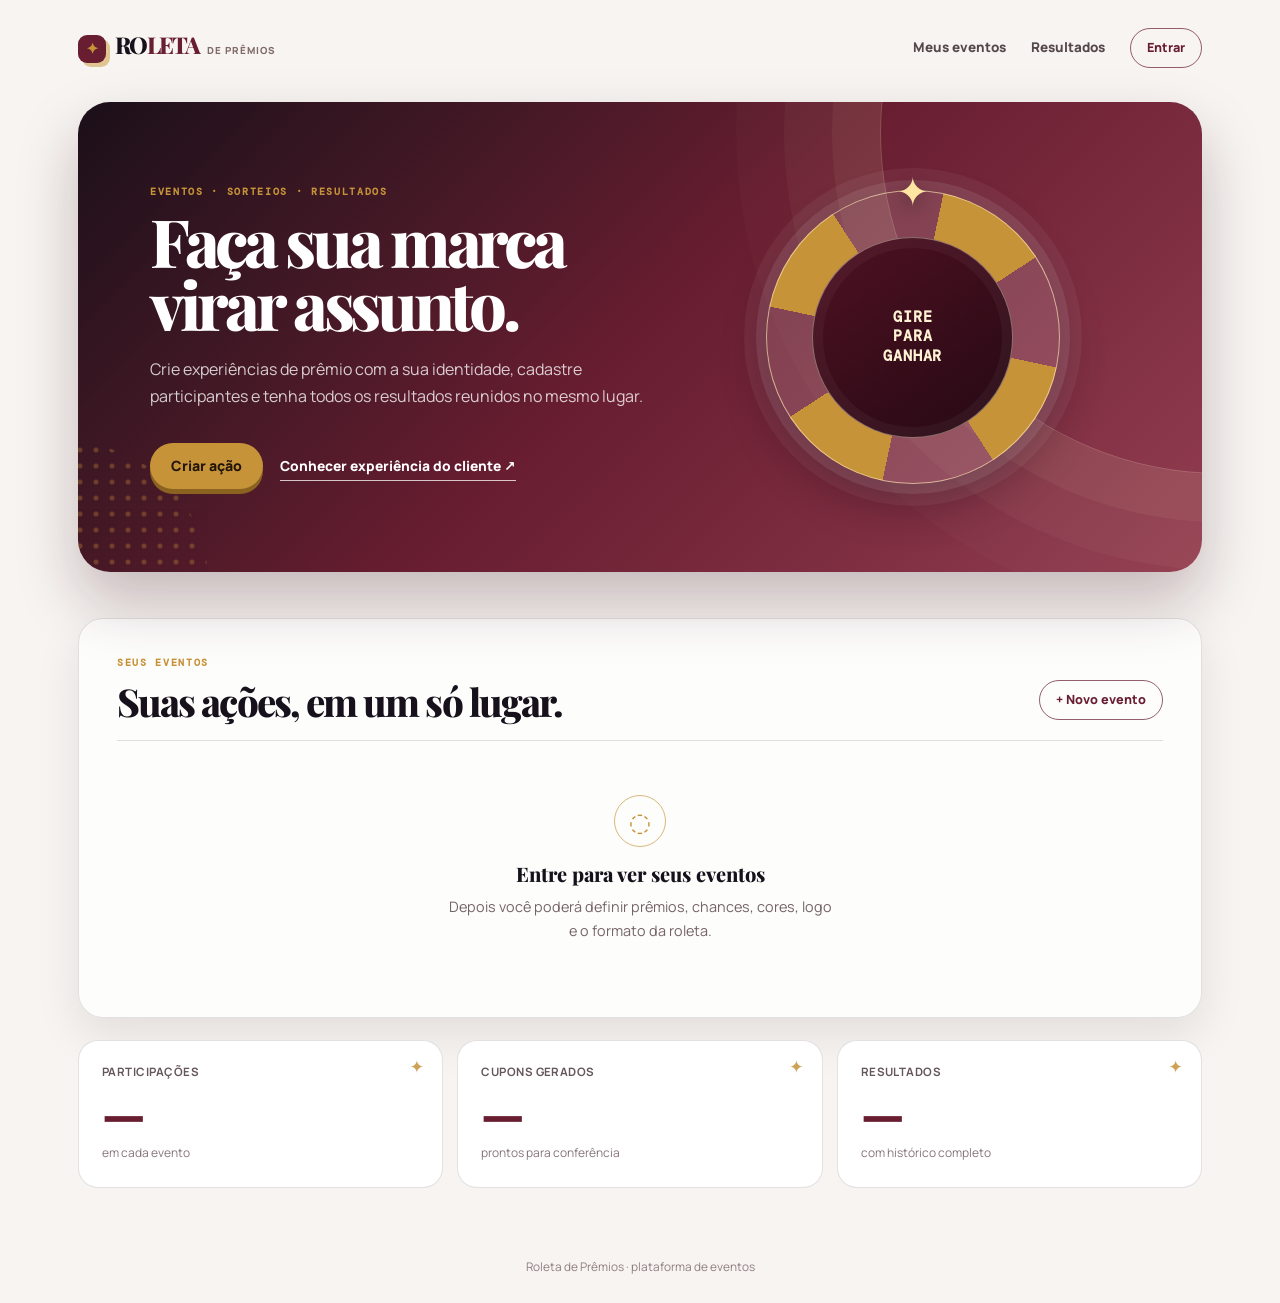
<file: index.html>
<!doctype html>
<html lang="pt-BR">
<head>
  <meta charset="utf-8"><meta name="viewport" content="width=device-width,initial-scale=1">
  <meta name="theme-color" content="#681d30"><link rel="manifest" href="manifest.webmanifest">
  <link rel="preconnect" href="https://fonts.googleapis.com"><link rel="preconnect" href="https://fonts.gstatic.com" crossorigin>
  <link href="https://fonts.googleapis.com/css2?family=DM+Mono:wght@500;700&family=DM+Sans:wght@400;500;700&family=Playfair+Display:wght@600;700&display=swap" rel="stylesheet">
  <link rel="stylesheet" href="css/app.css"><title>Roleta de Prêmios</title>
</head>
<body>
  <main class="shell">
    <header><a class="brand" href="./">RO<span>LETA</span><small>de prêmios</small></a><nav><a href="#eventos">Meus eventos</a><a href="#relatorios">Resultados</a><button class="account">Entrar</button></nav></header>
    <section class="hero"><div><p class="eyebrow">EVENTOS · SORTEIOS · RESULTADOS</p><h1>Faça sua marca virar assunto.</h1><p class="lede">Crie experiências de prêmio com a sua identidade, cadastre participantes e tenha todos os resultados reunidos no mesmo lugar.</p><div class="actions"><button class="primary">Criar ação</button><a href="participar.html?evento=demo" class="secondary">Conhecer experiência do cliente ↗</a></div></div><div class="wheel-art"><i>✦</i><b>GIRE<br>PARA<br>GANHAR</b></div></section>
    <section id="eventos" class="panel"><div class="section-head"><div><p class="eyebrow">SEUS EVENTOS</p><h2>Suas ações, em um só lugar.</h2></div><button class="outline" id="newEvent">+ Novo evento</button></div><div class="empty" id="eventList"><span>◌</span><h3>Entre para ver seus eventos</h3><p>Depois você poderá definir prêmios, chances, cores, logo e o formato da roleta.</p></div></section>
    <section id="relatorios" class="three"><article><b>Participações</b><strong>—</strong><small>em cada evento</small></article><article><b>Cupons gerados</b><strong>—</strong><small>prontos para conferência</small></article><article><b>Resultados</b><strong>—</strong><small>com histórico completo</small></article></section>
  </main><footer>Roleta de Prêmios · plataforma de eventos</footer><script type="module" src="js/app.js"></script>
</body></html>
</file>
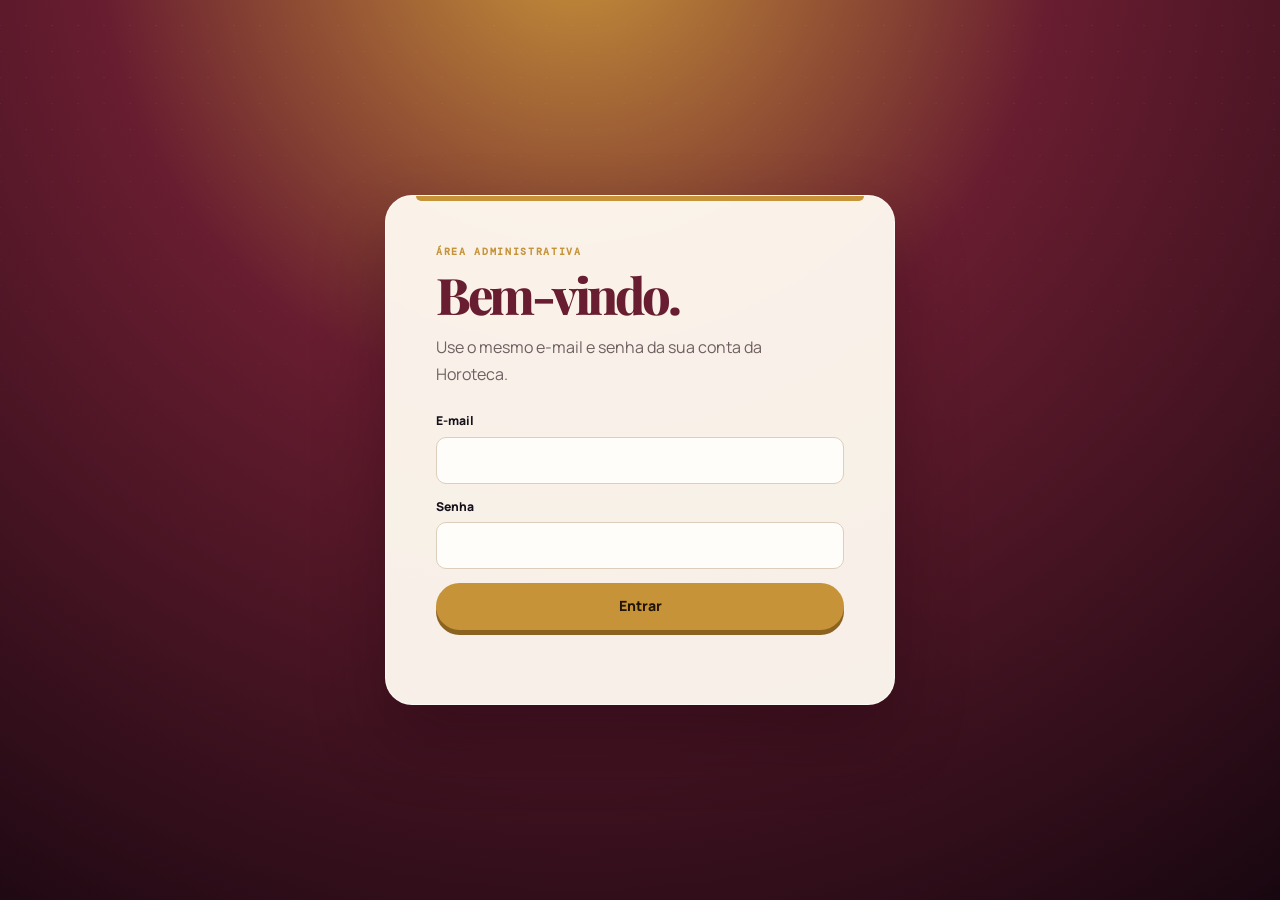
<file: login.html>
<!doctype html><html lang="pt-BR"><head><meta charset="utf-8"><meta name="viewport" content="width=device-width,initial-scale=1"><link rel="stylesheet" href="css/app.css"><title>Entrar · Roleta de Prêmios</title></head><body class="public"><main class="public-card"><p class="eyebrow">ÁREA ADMINISTRATIVA</p><h1>Bem-vindo.</h1><p>Use o mesmo e-mail e senha da sua conta da Horoteca.</p><form id="loginForm"><label>E-mail<input type="email" name="email" required autocomplete="email"></label><label>Senha<input type="password" name="password" required autocomplete="current-password"></label><button class="primary">Entrar</button></form><p class="message" id="loginMessage"></p></main><script type="module" src="js/login.js"></script></body></html>
</file>
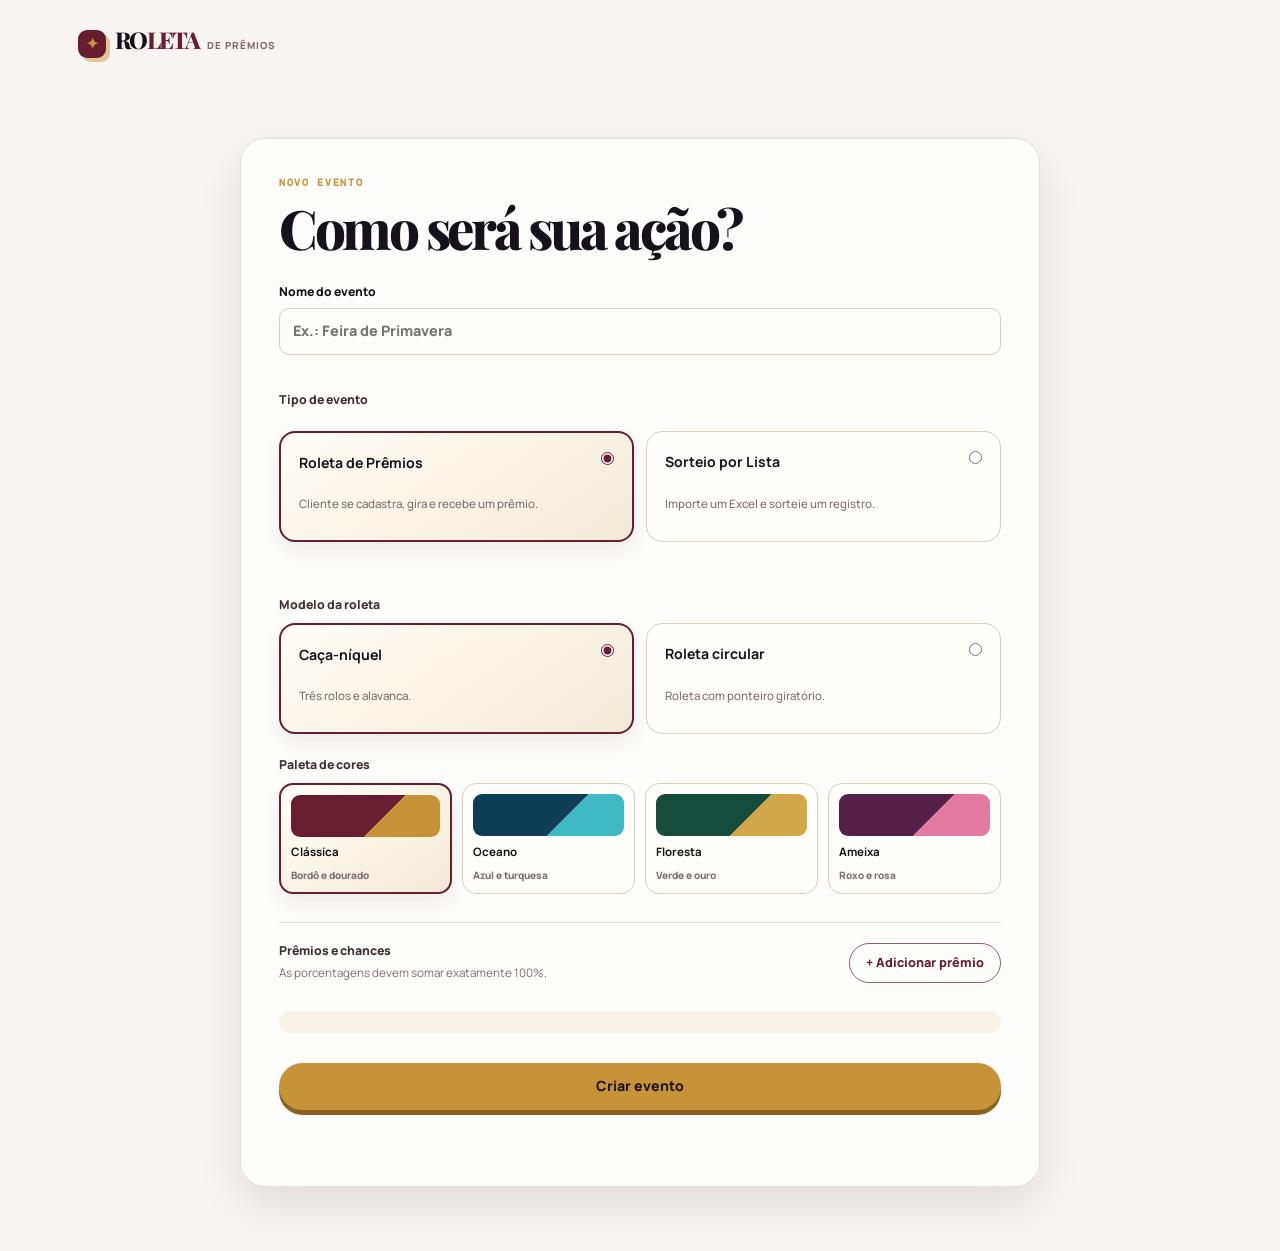
<file: novo-evento.html>
<!doctype html>
<html lang="pt-BR">
<head>
  <meta charset="utf-8"><meta name="viewport" content="width=device-width,initial-scale=1">
  <link rel="stylesheet" href="css/app.css"><title>Novo evento · Roleta de Prêmios</title>
</head>
<body><main class="shell"><header><a class="brand" href="./">RO<span>LETA</span><small>de prêmios</small></a></header>
  <section class="panel create-panel"><p class="eyebrow">NOVO EVENTO</p><h1>Como será sua ação?</h1>
    <form id="eventForm">
      <label>Nome do evento<input name="title" required placeholder="Ex.: Feira de Primavera"></label>
      <p class="field-label">Tipo de evento</p>
      <div class="choices">
        <label class="choice"><input type="radio" name="eventType" value="roulette" checked><b>Roleta de Prêmios</b><small>Cliente se cadastra, gira e recebe um prêmio.</small></label>
        <label class="choice"><input type="radio" name="eventType" value="list_draw"><b>Sorteio por Lista</b><small>Importe um Excel e sorteie um registro.</small></label>
      </div>
      <div id="rouletteOptions"><p class="field-label">Modelo da roleta</p>
        <div class="choices">
          <label class="choice"><input type="radio" name="layout" value="slots" checked><b>Caça-níquel</b><small>Três rolos e alavanca.</small></label>
          <label class="choice"><input type="radio" name="layout" value="wheel"><b>Roleta circular</b><small>Roleta com ponteiro giratório.</small></label>
        </div>
        <p class="field-label">Paleta de cores</p>
        <div class="palettes">
          <label class="palette-card"><input type="radio" name="palette" data-primary="#681D30" data-secondary="#C79339" checked><span class="palette-swatch tomasetto"></span><b>Clássica</b><small>Bordô e dourado</small></label>
          <label class="palette-card"><input type="radio" name="palette" data-primary="#0F3D56" data-secondary="#41B9C5"><span class="palette-swatch oceano"></span><b>Oceano</b><small>Azul e turquesa</small></label>
          <label class="palette-card"><input type="radio" name="palette" data-primary="#174C3C" data-secondary="#D2A74B"><span class="palette-swatch floresta"></span><b>Floresta</b><small>Verde e ouro</small></label>
          <label class="palette-card"><input type="radio" name="palette" data-primary="#552047" data-secondary="#E37AA2"><span class="palette-swatch ameixa"></span><b>Ameixa</b><small>Roxo e rosa</small></label>
        </div>
        <div class="prize-head"><div><p class="field-label">Prêmios e chances</p><small>As porcentagens devem somar exatamente 100%.</small></div><button type="button" class="outline" id="addPrize">+ Adicionar prêmio</button></div>
        <div id="prizeRows"></div><p id="chanceTotal" class="chance-total"></p>
      </div>
      <button class="primary">Criar evento</button><p class="message" id="eventMessage"></p>
    </form>
  </section>
</main><script type="module" src="js/novo-evento.js"></script></body></html>
</file>
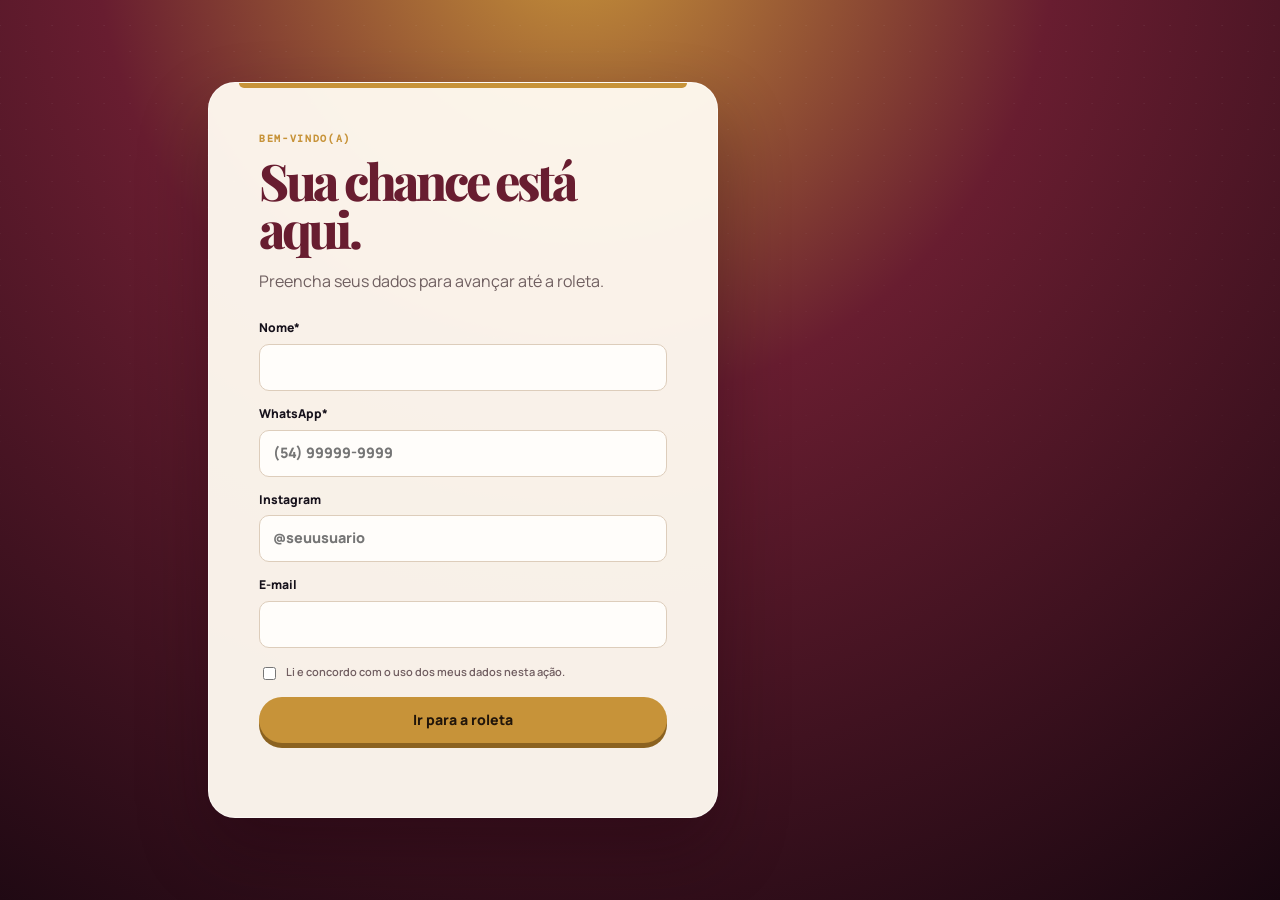
<file: participar.html>
<!doctype html><html lang="pt-BR"><head><meta charset="utf-8"><meta name="viewport" content="width=device-width,initial-scale=1"><meta name="theme-color" content="#681d30"><link rel="stylesheet" href="css/app.css"><title>Roleta de Prêmios</title></head><body class="public"><main class="public-flow">
<section id="formScreen" class="public-card screen"><p class="eyebrow">BEM-VINDO(A)</p><h1>Sua chance está aqui.</h1><p>Preencha seus dados para avançar até a roleta.</p><form id="participantForm"><label>Nome*<input name="name" required autocomplete="name"></label><label>WhatsApp*<input name="whatsapp" required inputmode="tel" placeholder="(54) 99999-9999" autocomplete="tel"></label><label>Instagram <input name="instagram" placeholder="@seuusuario"></label><label>E-mail <input name="email" type="email" autocomplete="email"></label><label class="check"><input name="privacy" type="checkbox" required> Li e concordo com o uso dos meus dados nesta ação.</label><button class="primary" type="submit">Ir para a roleta</button></form><p id="formMessage" class="message"></p></section>
<section id="gameScreen" class="game-screen screen" hidden><header class="game-brand"><b id="gameTitle">ROULETA</b><small>DA SORTE</small></header><div id="slotGame" class="slot-game"><div class="machine"><div class="slot-window"><div class="slot-strip"><span>🍫</span><span>🎟️</span><span>🏷️</span><span>✦</span><span>🍫</span><span>🎟️</span></div><div class="slot-strip delay"><span>🎟️</span><span>🏷️</span><span>✦</span><span>🍫</span><span>🎟️</span><span>🏷️</span></div><div class="slot-strip delay2"><span>🏷️</span><span>✦</span><span>🍫</span><span>🎟️</span><span>🏷️</span><span>✦</span></div></div><p id="gameHint">Toque no botão para girar.</p><button id="spinButton" class="spin-button">GIRAR ✦</button></div></div><div id="wheelGame" class="wheel-game" hidden><i class="pointer">▼</i><div id="wheel" class="wheel"><span>🍫</span><span>🎟️</span><span>🏷️</span><span>✦</span><b>GIRAR</b></div><button id="wheelButton" class="spin-button">GIRAR A ROLETA</button></div></section>
<section id="resultScreen" class="public-card result-screen screen" hidden><p class="eyebrow">SEU PRÊMIO</p><div id="resultSymbol" class="big-symbol">✦</div><h1 id="resultTitle">Parabéns!</h1><code id="resultCoupon" hidden></code><p id="resultText">Seu prêmio foi registrado.</p><button id="newClient" class="primary">Novo cliente</button></section>
</main><script type="module" src="js/participar.js"></script></body></html>
</file>
<file: css/app.css>
@import url('https://fonts.googleapis.com/css2?family=DM+Mono:wght@500;700&family=Manrope:wght@400;500;600;700;800&family=Playfair+Display:wght@600;700;800&display=swap');

:root{--wine:#681d30;--ink:#16111b;--gold:#c79339;--cream:#fffaf1;--soft:#f5ead7;--line:rgba(44,30,34,.13);--shadow:0 18px 46px rgba(28,14,20,.09)}
*{box-sizing:border-box}html{min-width:320px;background:#f7f4f1}body{margin:0;background:#f7f4f1;color:var(--ink);font-family:Manrope,system-ui,sans-serif;font-size:16px;line-height:1.45}[hidden]{display:none!important}button,input,select{font:inherit}button{transition:transform .2s ease,box-shadow .2s ease,background .2s ease}button:focus-visible,a:focus-visible,input:focus-visible,select:focus-visible{outline:3px solid color-mix(in srgb,var(--gold),white 30%);outline-offset:3px}a{color:inherit}
.shell{width:min(1180px,100%);margin:auto;padding:22px 28px 42px}header{display:flex;align-items:center;justify-content:space-between;gap:22px;padding:6px 0 34px}.brand{display:inline-flex;align-items:baseline;color:var(--ink);font:800 1.45rem/1 'Playfair Display',serif;letter-spacing:-.075em;text-decoration:none}.brand:before{content:'✦';display:grid;place-items:center;width:28px;height:28px;margin-right:9px;border-radius:9px;background:var(--wine);color:var(--gold);font:700 15px 'DM Mono',monospace;letter-spacing:0;box-shadow:4px 4px 0 color-mix(in srgb,var(--gold),white 45%)}.brand span{color:var(--wine)}.brand small{margin-left:7px;color:#806b68;font:800 .61rem/1 Manrope,sans-serif;letter-spacing:.11em;text-transform:uppercase}nav{display:flex;align-items:center;gap:25px}nav a{position:relative;color:#55474a;font-size:.84rem;font-weight:800;text-decoration:none}nav a:not(.brand):after{content:'';position:absolute;right:0;bottom:-5px;left:0;height:2px;background:var(--gold);transform:scaleX(0);transform-origin:left;transition:transform .2s ease}nav a:not(.brand):hover:after{transform:scaleX(1)}.account,.outline{border:1px solid color-mix(in srgb,var(--wine),transparent 30%);border-radius:999px;background:transparent;color:var(--wine);padding:10px 16px;font-size:.79rem;font-weight:800;cursor:pointer;text-decoration:none}.outline:hover,.account:hover{background:var(--wine);color:#fff;transform:translateY(-1px)}.primary{display:inline-flex;align-items:center;justify-content:center;gap:8px;border:0;border-radius:999px;background:var(--gold);box-shadow:0 5px 0 color-mix(in srgb,var(--gold),#3b2100 43%);color:#21150a;padding:13px 21px;font-size:.88rem;font-weight:800;cursor:pointer;text-decoration:none}.primary:hover{box-shadow:0 7px 0 color-mix(in srgb,var(--gold),#3b2100 43%);transform:translateY(-2px)}.primary:active{box-shadow:0 2px 0 color-mix(in srgb,var(--gold),#3b2100 43%);transform:translateY(3px)}.primary:disabled{cursor:not-allowed;opacity:.48;box-shadow:none;transform:none}

.hero{position:relative;isolation:isolate;min-height:470px;padding:clamp(34px,6vw,72px);display:grid;grid-template-columns:minmax(0,1.08fr) minmax(270px,.92fr);gap:35px;align-items:center;overflow:hidden;border-radius:32px;background:linear-gradient(135deg,#1e101a 2%,var(--wine) 50%,color-mix(in srgb,var(--wine),#d97189 38%) 100%);box-shadow:0 30px 60px rgba(54,13,26,.25);color:#fff}.hero:before,.hero:after{content:'';position:absolute;z-index:-1;border-radius:50%;pointer-events:none}.hero:before{width:680px;height:680px;right:-360px;top:-310px;border:1px solid rgba(255,238,201,.24);box-shadow:0 0 0 48px rgba(255,238,201,.05),0 0 0 96px rgba(255,238,201,.035),0 0 0 144px rgba(255,238,201,.02)}.hero:after{width:280px;height:280px;left:-150px;bottom:-150px;background:radial-gradient(circle,var(--gold) 0 2px,transparent 3px);background-size:16px 16px;opacity:.32}.eyebrow{margin:0 0 12px;color:var(--gold);font:700 .65rem/1.2 'DM Mono',monospace;letter-spacing:.16em}.hero h1,.public h1{margin:0;max-width:700px;font:800 clamp(2.55rem,5.2vw,4.65rem)/.94 'Playfair Display',serif;letter-spacing:-.065em}.lede{max-width:560px;margin:21px 0 0;color:rgba(255,255,255,.78);font-size:1rem;line-height:1.7}.actions{display:flex;flex-wrap:wrap;align-items:center;gap:17px;margin-top:32px}.secondary{position:relative;padding:11px 0;color:#fff;font-size:.86rem;font-weight:800;text-decoration:none}.secondary:after{content:'';position:absolute;right:0;bottom:6px;left:0;height:1px;background:rgba(255,255,255,.75);transition:transform .2s ease;transform-origin:left}.secondary:hover:after{transform:scaleX(.5)}.wheel-art{position:relative;display:grid;place-items:center;width:min(100%,294px);aspect-ratio:1;margin:auto;border:1px solid rgba(255,236,187,.65);border-radius:50%;background:conic-gradient(from 12deg,var(--gold) 0 12.5%,rgba(255,255,255,.14) 12.5% 25%,var(--gold) 25% 37.5%,rgba(255,255,255,.14) 37.5% 50%,var(--gold) 50% 62.5%,rgba(255,255,255,.14) 62.5% 75%,var(--gold) 75% 87.5%,rgba(255,255,255,.14) 87.5%);box-shadow:0 0 0 10px rgba(255,255,255,.09),0 0 0 22px rgba(255,255,255,.05),0 22px 45px rgba(19,4,11,.32)}.wheel-art:before{content:'';width:68%;height:68%;border-radius:50%;background:linear-gradient(145deg,#4f1122,#250914);border:1px solid rgba(255,245,217,.42);box-shadow:inset 0 0 0 10px rgba(255,255,255,.04)}.wheel-art i{position:absolute;top:-29px;color:#ffe6a1;font-size:2.5rem;font-style:normal;text-shadow:0 6px 18px rgba(0,0,0,.35)}.wheel-art b{position:absolute;width:46%;text-align:center;color:#fff3d4;font:700 .95rem/1.3 'DM Mono',monospace;letter-spacing:.06em}

.panel{margin:46px 0 22px;padding:clamp(24px,4vw,38px);border:1px solid var(--line);border-radius:25px;background:rgba(255,255,255,.78);box-shadow:var(--shadow)}.section-head{display:flex;align-items:flex-end;justify-content:space-between;gap:20px;padding-bottom:20px;border-bottom:1px solid var(--line)}.section-head h2{margin:0;font:800 clamp(1.75rem,3vw,2.45rem)/1 'Playfair Display',serif;letter-spacing:-.05em}.empty{text-align:center;padding:54px 10px 36px}.empty span{display:grid;place-items:center;width:52px;height:52px;margin:0 auto 13px;border:1px solid color-mix(in srgb,var(--gold),transparent 35%);border-radius:50%;color:var(--gold);font-size:1.6rem}.empty h3{margin:8px 0;font:800 1.25rem 'Playfair Display',serif}.empty p{max-width:390px;margin:auto;color:#756367;font-size:.9rem;line-height:1.65}.three{display:grid;grid-template-columns:repeat(3,1fr);gap:14px}.three article{position:relative;overflow:hidden;min-height:145px;padding:23px;border:1px solid var(--line);border-radius:20px;background:#fff;color:var(--ink)}.three article:after{content:'✦';position:absolute;right:18px;top:13px;color:var(--gold);font-size:1.1rem;opacity:.85}.three b{display:block;color:#65565b;font-size:.72rem;letter-spacing:.04em;text-transform:uppercase}.three strong{display:block;margin:8px 0 4px;color:var(--wine);font:800 clamp(2rem,4vw,3rem)/1 'Playfair Display',serif;letter-spacing:-.06em}.three small{color:#87757a;font-size:.75rem}footer{padding:28px;text-align:center;color:#8f7d80;font-size:.74rem}
.event-list{display:grid;gap:10px;padding-top:22px}.event{display:flex;align-items:center;gap:15px;padding:15px 17px;border:1px solid transparent;border-radius:16px;background:#fff;box-shadow:0 4px 12px rgba(41,26,30,.035);transition:border-color .2s ease,transform .2s ease}.event:hover{border-color:color-mix(in srgb,var(--gold),transparent 62%);transform:translateX(3px)}.event>i{width:5px;height:44px;border-radius:99px}.event div{display:grid;gap:3px;flex:1}.event b{font-size:.88rem}.event small{color:#8d7b7d;font-size:.73rem}.event-actions{display:flex;gap:15px;align-items:center}.event a{color:var(--wine);font-size:.75rem;font-weight:800;text-decoration:none}.event a:hover{text-decoration:underline}

/* Tela pública: cadastro, jogo e resultado */
.public{position:relative;isolation:isolate;min-height:100vh;display:grid;place-items:center;overflow-x:hidden;padding:28px;background:radial-gradient(circle at 45% -8%,var(--gold),var(--wine) 40%,#180710 100%);color:var(--ink)}.public:before{content:'';position:fixed;z-index:-1;inset:0;opacity:.24;background-image:linear-gradient(45deg,rgba(255,255,255,.26) 1px,transparent 1px),linear-gradient(-45deg,rgba(255,255,255,.19) 1px,transparent 1px);background-size:26px 26px;mask-image:linear-gradient(to bottom,black,transparent 72%);pointer-events:none}.public-card{position:relative;width:min(100%,510px);padding:clamp(28px,6vw,50px);border:1px solid rgba(255,255,255,.6);border-radius:27px;background:rgba(255,250,241,.96);box-shadow:0 32px 70px rgba(24,4,12,.32)}.public-card:before{content:'';position:absolute;top:0;right:30px;left:30px;height:5px;border-radius:0 0 8px 8px;background:var(--gold)}.public h1{margin-bottom:16px;color:var(--wine);font-size:clamp(2.35rem,8vw,3.15rem)}.public-card>p:not(.eyebrow):not(.message){max-width:390px;color:#6f5f60;line-height:1.65}form{display:grid;gap:14px;margin-top:25px}label{display:grid;gap:7px;font-size:.76rem;font-weight:800}input,select{width:100%;min-height:47px;border:1px solid #ddcdbb;border-radius:10px;background:#fffdfa;color:var(--ink);padding:11px 13px;font-size:.9rem;transition:border-color .2s ease,box-shadow .2s ease}input:hover,select:hover{border-color:color-mix(in srgb,var(--gold),#ddcdbb 45%)}input:focus,select:focus{border-color:var(--wine);box-shadow:0 0 0 4px color-mix(in srgb,var(--wine),transparent 88%);outline:none}.check{grid-template-columns:auto 1fr;align-items:start;margin-top:2px;color:#715e61;font-size:.69rem;font-weight:600;line-height:1.45}.check input{width:auto;min-height:auto;margin-top:3px;accent-color:var(--wine)}.message{min-height:22px;margin:2px 0 0;color:var(--wine);font-size:.76rem;font-weight:800}
.public-flow{width:min(100%,900px);padding:18px}.screen[hidden]{display:none}.game-screen{position:relative;overflow:hidden;min-height:660px;padding:44px 28px 34px;border:1px solid rgba(255,255,255,.7);border-radius:32px;background:linear-gradient(145deg,#fffdf7,#f7ead1);box-shadow:0 32px 70px rgba(24,4,12,.28);color:var(--wine);text-align:center}.game-screen:before{content:'';position:absolute;inset:15px;border:1px solid color-mix(in srgb,var(--gold),transparent 50%);border-radius:23px;pointer-events:none}.game-screen>*{position:relative}.game-brand{display:grid;gap:7px;justify-items:center;margin:6px 0 30px;padding-bottom:19px}.game-brand:after{content:'';width:58px;height:2px;background:var(--gold)}.game-brand b{max-width:90%;font:800 clamp(2rem,6vw,3.7rem)/1 'Playfair Display',serif;letter-spacing:.04em}.game-brand small{color:var(--gold);font-size:.68rem;font-weight:800;letter-spacing:.24em}.machine{position:relative;width:min(100%,540px);margin:auto;padding:18px 27px 34px;border:7px solid var(--wine);border-radius:29px;background:linear-gradient(145deg,color-mix(in srgb,var(--wine),white 7%),#210b12);box-shadow:inset 0 0 0 4px var(--gold),0 20px 0 color-mix(in srgb,var(--wine),#100209 25%),0 34px 38px rgba(62,18,28,.26)}.machine:before{content:'';display:block;height:7px;margin:0 3px 17px;background:repeating-linear-gradient(90deg,var(--gold) 0 14px,transparent 14px 25px);opacity:.84}.slot-window{display:flex;gap:10px;overflow:hidden;height:164px;padding:13px;border:4px solid #14080c;border-radius:17px;background:#10050a;box-shadow:inset 0 0 22px #000}.slot-strip{display:grid;flex:1;gap:10px;transform:translateY(0)}.slot-strip span{height:130px;display:grid;place-items:center;border:3px solid var(--gold);border-radius:11px;background:linear-gradient(150deg,#fffaf0,#f4e2bd);box-shadow:inset 0 0 0 3px rgba(255,255,255,.65);font-size:3.2rem}.slot-window.rolling .slot-strip{animation:slot-roll 2.2s cubic-bezier(.15,.85,.25,1) forwards}.slot-window.rolling .delay{animation-delay:.16s}.slot-window.rolling .delay2{animation-delay:.31s}@keyframes slot-roll{to{transform:translateY(-560px)}}#gameHint{margin:21px 0 18px;color:#f7d784;font-size:.84rem;font-weight:800}.spin-button{border:0;border-radius:999px;background:linear-gradient(180deg,#ffe699,var(--gold));box-shadow:0 6px 0 color-mix(in srgb,var(--gold),#3c2400 48%);color:#231505;padding:15px 29px;font-size:1rem;font-weight:900;letter-spacing:.02em;cursor:pointer}.spin-button:hover{transform:translateY(-2px)}.spin-button:active{transform:translateY(3px);box-shadow:0 2px 0 color-mix(in srgb,var(--gold),#3c2400 48%)}
.wheel-game{position:relative;display:grid;justify-items:center;padding-top:9px}.pointer{position:relative;z-index:3;margin-bottom:-14px;color:var(--wine);font-size:3rem;font-style:normal;filter:drop-shadow(0 3px 0 #fff3d3)}.wheel{position:relative;width:min(74vw,430px);aspect-ratio:1;border:12px solid var(--wine);border-radius:50%;background:conic-gradient(from -15deg,var(--gold) 0 90deg,#9f4051 90deg 180deg,#f6e5ba 180deg 270deg,color-mix(in srgb,var(--wine),white 12%) 270deg);box-shadow:0 0 0 7px #fff7e8,0 0 0 11px var(--gold),0 19px 38px rgba(62,18,28,.25);transition:transform 2.8s cubic-bezier(.14,.82,.17,1)}.wheel.rolling{transform:rotate(1800deg)}.wheel:after{content:'';position:absolute;inset:calc(50% - 2px);border-radius:50%;background:var(--gold);box-shadow:0 0 0 4px #fff8e9}.wheel span{position:absolute;z-index:1;font-size:2.55rem;filter:drop-shadow(0 2px 0 rgba(255,255,255,.44))}.wheel span:nth-of-type(1){top:16%;left:50%;transform:translateX(-50%)}.wheel span:nth-of-type(2){top:50%;right:14%;transform:translateY(-50%)}.wheel span:nth-of-type(3){bottom:14%;left:50%;transform:translateX(-50%)}.wheel span:nth-of-type(4){top:50%;left:14%;transform:translateY(-50%)}.wheel b{position:absolute;z-index:2;inset:50%;display:grid;width:102px;aspect-ratio:1;place-items:center;border:4px solid #f8e7bf;border-radius:50%;background:var(--wine);box-shadow:0 5px 0 #3b0e1c;color:#fff1c7;font:700 .88rem 'DM Mono',monospace;transform:translate(-50%,-50%)}.wheel-game .spin-button{margin-top:31px}.result-screen{text-align:center}.result-screen .big-symbol{display:grid;place-items:center;width:92px;height:92px;margin:6px auto 17px;border:1px solid color-mix(in srgb,var(--gold),transparent 30%);border-radius:50%;background:linear-gradient(145deg,#fff4d8,#f4d58a);box-shadow:0 8px 0 color-mix(in srgb,var(--gold),#5c3700 34%);font-size:3.15rem}.result-screen code{display:table;margin:18px auto;padding:12px 15px;border:2px dashed var(--wine);border-radius:9px;background:#fff;color:var(--wine);font:700 1rem 'DM Mono',monospace;letter-spacing:.06em}

/* Administração e criação de eventos */
.create-panel,.list-panel{max-width:800px;margin-right:auto;margin-left:auto}.create-panel h1,.list-panel h1{margin:0;color:var(--ink);font:800 clamp(2.3rem,5vw,3.4rem)/1 'Playfair Display',serif;letter-spacing:-.06em}.create-panel form{margin-top:27px}.field-label{margin:22px 0 9px;color:#3e3033;font-size:.77rem;font-weight:800}.choices{display:grid;grid-template-columns:1fr 1fr;gap:12px;margin-bottom:18px}.choice{position:relative;min-height:111px;padding:20px 18px;border:1px solid #ddcdbb;border-radius:16px;background:#fffefa;cursor:pointer;transition:transform .18s ease,border-color .18s ease,box-shadow .18s ease}.choice:hover{border-color:var(--gold);transform:translateY(-2px)}.choice input{position:absolute;top:16px;right:15px;width:auto;min-height:auto;accent-color:var(--wine)}.choice:has(input:checked),.palette-card:has(input:checked){border:2px solid var(--wine);background:linear-gradient(145deg,#fffdf7,var(--soft));box-shadow:0 8px 18px rgba(80,23,39,.08)}.choice b,.choice small{display:block}.choice b{padding-right:22px;font-size:.88rem}.choice small{margin-top:7px;color:#806e72;font-size:.72rem;font-weight:500;line-height:1.5}.palettes{display:grid;grid-template-columns:repeat(4,1fr);gap:10px;margin-bottom:22px}.palette-card{position:relative;display:grid;gap:7px;padding:10px;border:1px solid #ddcdbb;border-radius:14px;background:#fffefa;cursor:pointer}.palette-card input{position:absolute;opacity:0;pointer-events:none}.palette-card b{font-size:.72rem}.palette-card small{color:#806e72;font-size:.63rem}.palette-swatch{display:block;height:42px;border-radius:9px}.tomasetto{background:linear-gradient(135deg,#681D30 0 60%,#C79339 60%)}.oceano{background:linear-gradient(135deg,#0F3D56 0 60%,#41B9C5 60%)}.floresta{background:linear-gradient(135deg,#174C3C 0 60%,#D2A74B 60%)}.ameixa{background:linear-gradient(135deg,#552047 0 60%,#E37AA2 60%)}.prize-head{padding:19px 0 12px;border-top:1px solid var(--line)}.prize-head small{color:#806e72;font-size:.73rem}.prize-row{padding:13px 0!important;border-bottom:1px solid var(--line)!important}.prize-row label{color:#635155!important;font-size:.69rem!important}.prize-row input,.prize-row select{min-height:42px!important}.prize-row button{align-self:center!important;border-radius:9px!important;background:#fbefec!important;color:var(--wine)!important}.chance-total{padding:11px 13px;border-radius:10px;background:#f8f1e5}.chance-total.ok{color:#126348;background:#e5f4e9}.chance-total.error{color:#9a2636;background:#fbeaec}

/* Lista e relatórios */
.list-panel>.lede{margin:15px 0 0;color:#766568;font-size:.92rem}.upload{display:grid;place-items:center;min-height:150px;margin:27px 0 14px;border:1.5px dashed var(--gold);border-radius:16px;background:linear-gradient(145deg,#fffefb,#fff7e7);color:var(--wine);font-size:.86rem;font-weight:800;cursor:pointer;transition:background .2s ease,transform .2s ease}.upload:hover{background:#fff0ce;transform:translateY(-2px)}.upload:before{content:'↑';display:grid;place-items:center;width:34px;height:34px;margin-bottom:8px;border-radius:50%;background:var(--wine);color:#fff;font-size:1.2rem}.upload input{display:none}.list-panel hr{border:0;border-top:1px solid var(--line);margin:31px 0}.list-panel #preview{color:#6c5a5d}.result{text-align:center;padding:22px 0}.result span{display:grid;place-items:center;width:60px;height:60px;margin:auto;border-radius:50%;background:var(--gold);color:var(--wine);font-size:1.8rem}.result h2{margin:7px 0;color:var(--wine);font:800 2.5rem 'Playfair Display',serif}.result h3{margin:0;font-size:1rem}.result code{display:inline-block;padding:10px 14px;border:2px dashed var(--gold);border-radius:8px;background:#fff;font:700 1rem 'DM Mono',monospace;letter-spacing:.05em}.report{width:min(1240px,100%);margin:auto;padding:28px}.report .back{padding:5px 0}.report-head{display:flex;align-items:flex-end;justify-content:space-between;gap:22px;margin:36px 0 26px;padding:0 0 24px;border-bottom:1px solid var(--line)}.report-head h1{margin:0;color:var(--ink);font:800 clamp(2.25rem,5vw,3.75rem)/1 'Playfair Display',serif;letter-spacing:-.06em}.report-actions{display:flex;flex-wrap:wrap;gap:10px}.report table{width:100%;border-collapse:collapse;font-size:.79rem}.report th,.report td{padding:13px 11px;border-bottom:1px solid var(--line);text-align:left;vertical-align:top}.report th{color:var(--wine);font-size:.65rem;letter-spacing:.09em;text-transform:uppercase}.report tbody tr:hover{background:#fff9ee}.report .scroll{overflow:auto}.report .muted{color:#806e72}.report .winner{padding:25px;border:1px solid color-mix(in srgb,var(--gold),transparent 20%);border-radius:17px;background:linear-gradient(135deg,#fff9e7,#f9e6ad)}.report .winner h2{margin:4px 0;color:var(--wine);font:800 2rem 'Playfair Display',serif}.report .notice{padding:30px;text-align:center;color:#806e72}
@media(max-width:760px){.shell{padding:18px 17px 32px}header{padding-bottom:25px}nav{gap:11px}nav a:not(.brand){display:none}.account{padding:9px 13px}.hero{min-height:auto;grid-template-columns:1fr;padding:37px 27px 32px;border-radius:24px}.hero h1{font-size:clamp(2.45rem,12vw,3.5rem)}.wheel-art{width:185px;margin-top:9px}.wheel-art i{top:-25px}.section-head{align-items:flex-start;flex-direction:column}.three{grid-template-columns:1fr}.panel{margin-top:28px;border-radius:20px}.event{align-items:flex-start}.event-actions{align-items:flex-end;flex-direction:column;gap:8px}.public{padding:14px}.public-flow{padding:5px}.public-card{border-radius:23px}.game-screen{min-height:620px;padding:33px 18px 26px;border-radius:23px}.machine{padding:15px 17px 29px;border-width:6px}.slot-window{gap:6px;padding:9px}.slot-strip span{font-size:2.4rem}.wheel{width:min(78vw,380px)}.choices{grid-template-columns:1fr}.palettes{grid-template-columns:1fr 1fr}.report{padding:18px}.report-head{align-items:flex-start;flex-direction:column;margin-top:22px}.report .panel{padding:20px 14px}.report th,.report td{padding:10px 8px;white-space:nowrap}}
@media print{body{background:#fff}.report{max-width:none;padding:0}.report-actions,.report nav,.report .back{display:none!important}.panel{margin:18px 0;padding:18px;border:0;box-shadow:none}.three{grid-template-columns:repeat(3,1fr)}.report table{font-size:10px}.report th,.report td{padding:6px}.brand:before{display:none}}
/* Complementos de composição dos prêmios */
.prize-head{display:flex;align-items:end;justify-content:space-between;gap:14px;margin-top:28px}.prize-head p{margin:0}.prize-row{display:grid;grid-template-columns:1fr 140px 92px auto;gap:9px;align-items:end}.prize-row button{border:0;font-size:1.2rem;padding:9px;cursor:pointer}
@media(max-width:760px){.prize-row{grid-template-columns:1fr 1fr}.prize-row label:first-child{grid-column:1/-1}.prize-row button{justify-self:end}}
@media(prefers-reduced-motion:reduce){*,*:before,*:after{scroll-behavior:auto!important;animation-duration:.01ms!important;animation-iteration-count:1!important;transition-duration:.01ms!important}}
.slot-window.rolling .slot-strip{animation-duration:8.2s}.slot-window.rolling .delay{animation-delay:.22s}.slot-window.rolling .delay2{animation-delay:.44s}.wheel{transition-duration:8.2s}
/* Giro contínuo: mantém a energia até o resultado aparecer. */
@keyframes slot-spin-continuous{to{transform:translateY(-560px)}}
.slot-window.rolling .slot-strip{animation:slot-spin-continuous .48s linear infinite}
.slot-window.rolling .delay,.slot-window.rolling .delay2{animation-delay:0s}
@keyframes wheel-spin-continuous{to{transform:rotate(2880deg)}}
.wheel.rolling{animation:wheel-spin-continuous 8.5s linear forwards}
</file>
